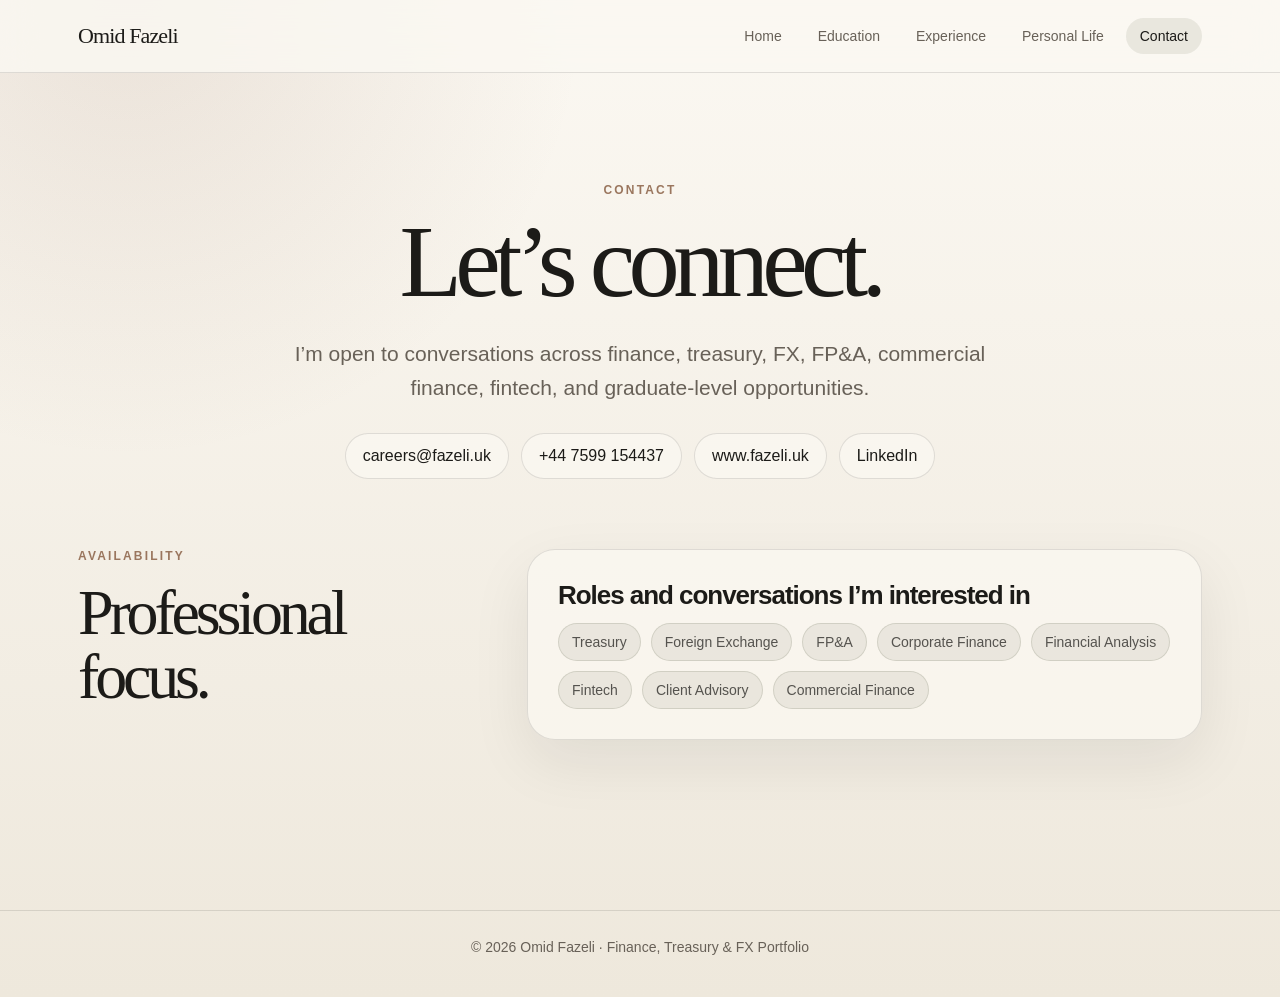
<file: contact.html>
<!DOCTYPE html><html lang="en"><head><meta charset="UTF-8"><meta name="viewport" content="width=device-width, initial-scale=1.0"><title>Contact | Omid Fazeli</title><link rel="stylesheet" href="style.css"></head><body><header class="nav"><div class="nav-inner"><a class="logo" href="index.html">Omid Fazeli</a><nav class="nav-links"><a href="index.html">Home</a><a href="education.html">Education</a><a href="experience.html">Experience</a><a href="personal.html">Personal Life</a><a href="contact.html" class="active">Contact</a></nav></div></header><main class="wrapper"><section class="contact-panel"><p class="eyebrow">Contact</p><h1>Let’s connect.</h1><p class="lead">I’m open to conversations across finance, treasury, FX, FP&A, commercial finance, fintech, and graduate-level opportunities.</p><div class="contact-links"><a href="mailto:careers@fazeli.uk">careers@fazeli.uk</a><a href="tel:+447599154437">+44 7599 154437</a><a href="https://www.fazeli.uk">www.fazeli.uk</a><a href="https://www.linkedin.com/in/omidfazeli/" target="_blank" rel="noopener">LinkedIn</a></div></section><section class="section-grid"><div><p class="eyebrow">Availability</p><h2>Professional focus.</h2></div><div class="card"><h3>Roles and conversations I’m interested in</h3><div class="tags"><span>Treasury</span><span>Foreign Exchange</span><span>FP&A</span><span>Corporate Finance</span><span>Financial Analysis</span><span>Fintech</span><span>Client Advisory</span><span>Commercial Finance</span></div></div></section></main><footer class="footer"><p>© 2026 Omid Fazeli · Finance, Treasury & FX Portfolio</p></footer></body></html>
</file>
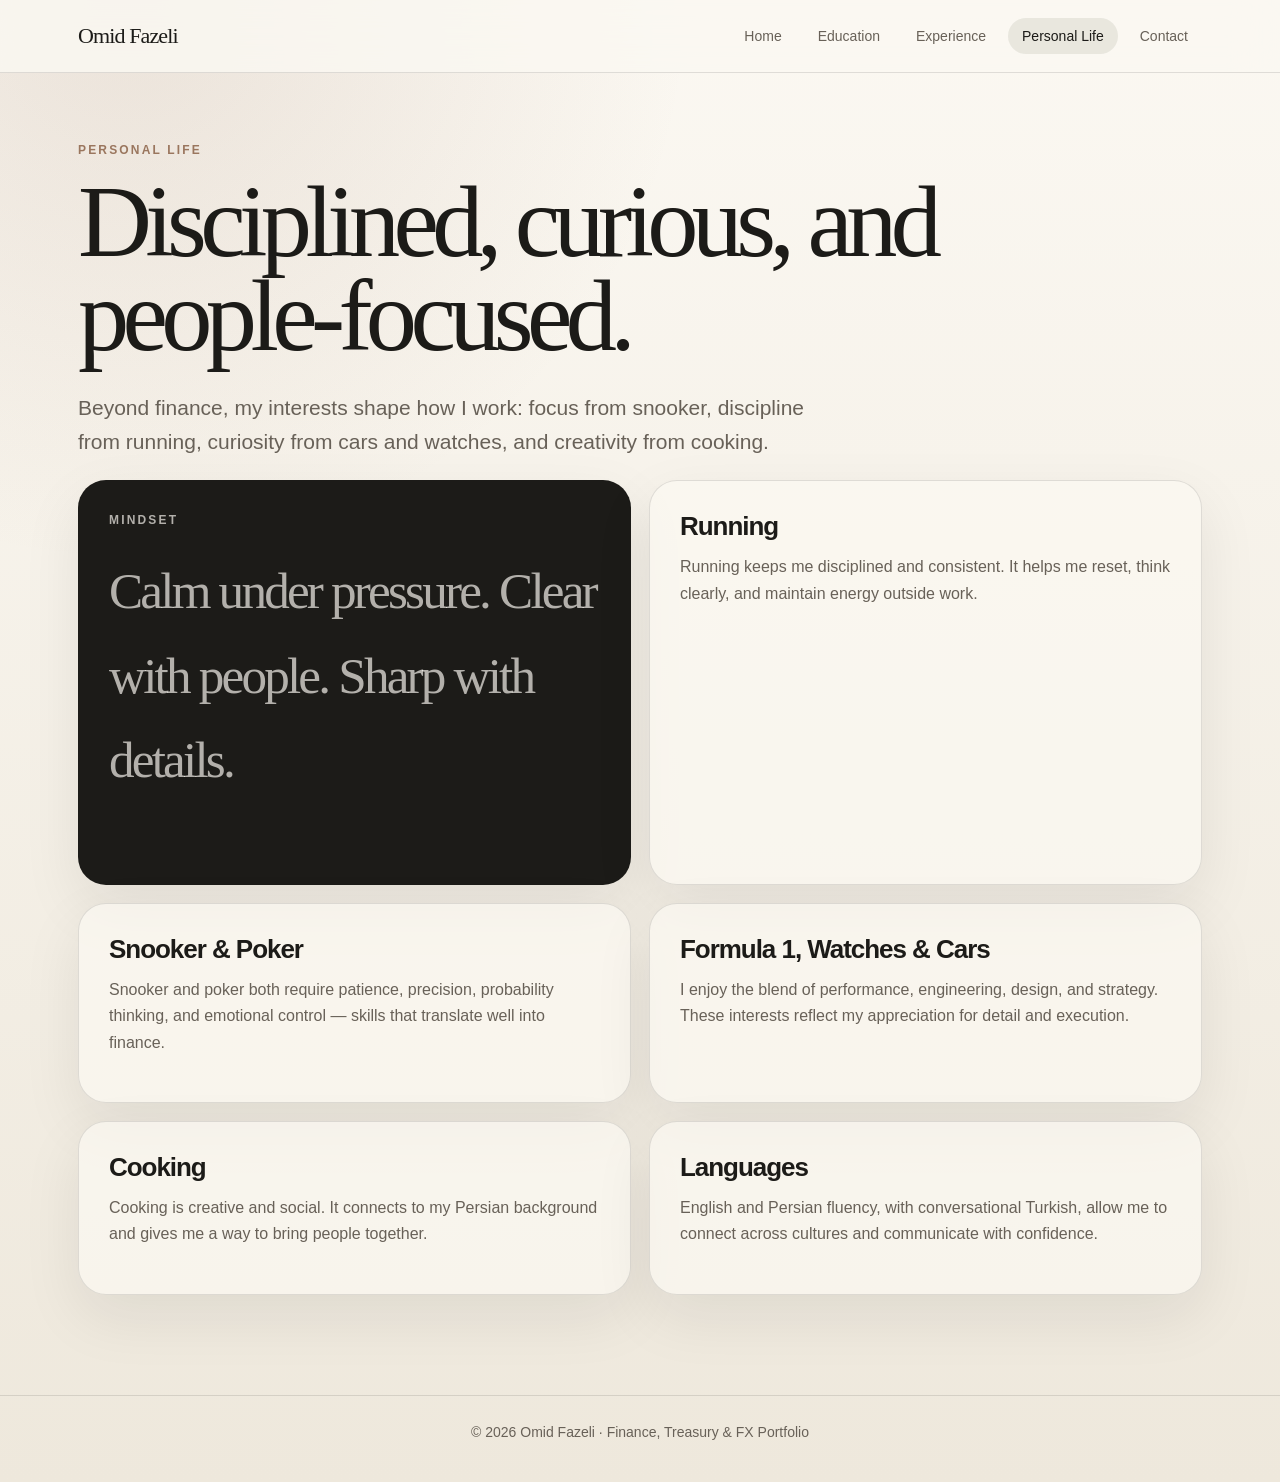
<file: personal.html>
<!DOCTYPE html><html lang="en"><head><meta charset="UTF-8"><meta name="viewport" content="width=device-width, initial-scale=1.0"><title>Personal Life | Omid Fazeli</title><link rel="stylesheet" href="style.css"></head><body><header class="nav"><div class="nav-inner"><a class="logo" href="index.html">Omid Fazeli</a><nav class="nav-links"><a href="index.html">Home</a><a href="education.html">Education</a><a href="experience.html">Experience</a><a href="personal.html" class="active">Personal Life</a><a href="contact.html">Contact</a></nav></div></header><main class="wrapper"><section><p class="eyebrow">Personal Life</p><h1>Disciplined, curious, and people-focused.</h1><p class="lead">Beyond finance, my interests shape how I work: focus from snooker, discipline from running, curiosity from cars and watches, and creativity from cooking.</p></section><section class="personal-grid"><article class="card dark"><p class="eyebrow">Mindset</p><p class="quote">Calm under pressure. Clear with people. Sharp with details.</p></article><article class="card"><h3>Running</h3><p>Running keeps me disciplined and consistent. It helps me reset, think clearly, and maintain energy outside work.</p></article><article class="card"><h3>Snooker & Poker</h3><p>Snooker and poker both require patience, precision, probability thinking, and emotional control — skills that translate well into finance.</p></article><article class="card"><h3>Formula 1, Watches & Cars</h3><p>I enjoy the blend of performance, engineering, design, and strategy. These interests reflect my appreciation for detail and execution.</p></article><article class="card"><h3>Cooking</h3><p>Cooking is creative and social. It connects to my Persian background and gives me a way to bring people together.</p></article><article class="card"><h3>Languages</h3><p>English and Persian fluency, with conversational Turkish, allow me to connect across cultures and communicate with confidence.</p></article></section></main><footer class="footer"><p>© 2026 Omid Fazeli · Finance, Treasury & FX Portfolio</p></footer></body></html>
</file>
<file: style.css>
:root{--sand:#eee8dc;--stone:#d8d0c2;--cream:#fbf8f2;--ink:#1c1b18;--muted:#686158;--olive:#575c45;--clay:#9a765e;--line:rgba(28,27,24,.12);--shadow:0 22px 60px rgba(28,27,24,.08);--radius:28px}*{box-sizing:border-box}html{scroll-behavior:smooth}body{margin:0;background:radial-gradient(circle at 10% 0%,rgba(154,118,94,.16),transparent 30%),linear-gradient(180deg,var(--cream),var(--sand));color:var(--ink);font-family:-apple-system,BlinkMacSystemFont,'SF Pro Display','Segoe UI',Arial,sans-serif}a{color:inherit;text-decoration:none}.nav{position:sticky;top:0;z-index:50;background:rgba(251,248,242,.82);backdrop-filter:blur(22px);border-bottom:1px solid var(--line)}.nav-inner{max-width:1180px;margin:0 auto;padding:18px 28px;display:flex;align-items:center;justify-content:space-between}.logo{font-family:Georgia,'Times New Roman',serif;font-size:22px;letter-spacing:-.04em}.nav-links{display:flex;gap:8px;align-items:center}.nav-links a{color:var(--muted);padding:10px 14px;border-radius:999px;font-size:14px;transition:.2s}.nav-links a:hover,.nav-links a.active{background:rgba(87,92,69,.11);color:var(--ink)}.wrapper{max-width:1180px;margin:0 auto;padding:70px 28px 100px}.hero{min-height:calc(100vh - 80px);display:grid;grid-template-columns:1.25fr .75fr;gap:42px;align-items:center}.eyebrow{color:var(--clay);text-transform:uppercase;letter-spacing:.18em;font-size:12px;font-weight:700;margin:0 0 18px}h1,h2,h3,p{margin-top:0}h1,h2{font-family:Georgia,'Times New Roman',serif;font-weight:400;letter-spacing:-.065em}h1{font-size:clamp(58px,8vw,112px);line-height:.92;margin-bottom:28px}h2{font-size:clamp(42px,5vw,76px);line-height:1;margin-bottom:22px}h3{font-size:26px;letter-spacing:-.04em;margin-bottom:12px}.lead{color:var(--muted);font-size:21px;line-height:1.62;max-width:760px}.actions{display:flex;gap:12px;flex-wrap:wrap;margin-top:34px}.button{display:inline-flex;align-items:center;justify-content:center;border-radius:999px;padding:14px 20px;font-weight:600;font-size:14px;border:1px solid var(--line);transition:.2s}.button.primary{background:var(--ink);color:var(--cream)}.button.secondary{background:rgba(251,248,242,.58)}.button:hover{transform:translateY(-2px)}.hero-card{background:var(--ink);color:var(--cream);border-radius:42px;min-height:520px;padding:42px;display:flex;flex-direction:column;justify-content:flex-end;position:relative;overflow:hidden;box-shadow:var(--shadow)}.hero-card:before{content:"";position:absolute;inset:0;background:radial-gradient(circle at top right,rgba(154,118,94,.45),transparent 32%),radial-gradient(circle at bottom left,rgba(87,92,69,.45),transparent 34%)}.hero-card>*{position:relative}.monogram{width:108px;height:108px;border-radius:50%;border:1px solid rgba(251,248,242,.18);background:rgba(251,248,242,.08);display:grid;place-items:center;font-family:Georgia,'Times New Roman',serif;font-size:36px;margin-bottom:34px}.hero-card p{color:rgba(251,248,242,.66);line-height:1.55}

.profile-photo {
    width: 108px;
    height: 108px;
    border-radius: 50%;
    object-fit: cover;
    object-position: center 25%;
    margin-bottom: 34px;
    border: 1px solid rgba(251,248,242,.18);
    box-shadow: 0 10px 30px rgba(0,0,0,.18);
}

.fact-row{display:flex;flex-wrap:wrap;gap:8px;margin-top:24px}.fact-row span{color:rgba(251,248,242,.78);background:rgba(251,248,242,.09);border:1px solid rgba(251,248,242,.1);border-radius:999px;padding:8px 12px;font-size:13px}.section-grid{display:grid;grid-template-columns:.75fr 1.25fr;gap:44px;align-items:start;margin:70px 0}.card{background:rgba(251,248,242,.72);border:1px solid var(--line);border-radius:var(--radius);padding:30px;box-shadow:var(--shadow)}.card.dark{background:var(--ink);color:var(--cream)}.card.dark p,.card.dark li{color:rgba(251,248,242,.68)}.stack{display:grid;gap:16px}.timeline{display:grid;gap:14px}.timeline-card{background:rgba(251,248,242,.74);border:1px solid var(--line);border-radius:var(--radius);padding:28px;box-shadow:var(--shadow)}

.education-photo{
    display:block;
    width:100%;
    max-height:520px;
    object-fit:cover;
    border-radius:20px;
    margin:22px 0 24px;
    border:1px solid var(--line);
    box-shadow:0 12px 32px rgba(28,27,24,.08);
}

.experience-photo{
    display:block;
    width:280px;
    height:190px;
    object-fit:cover;
    border-radius:14px;
    margin:18px 0 22px;
    border:1px solid var(--line);
    box-shadow:0 8px 24px rgba(28,27,24,.08);
}

.experience-gallery{
    display:flex;
    gap:14px;
    margin:18px 0 22px;
    flex-wrap:wrap;
}

.experience-gallery .experience-photo{
    width:220px;
    height:350px;
    margin:0;
}

.timeline-card small{color:var(--clay);display:block;font-weight:700;letter-spacing:.08em;text-transform:uppercase;margin-bottom:9px}.timeline-card p,.card p,.timeline-card li,.card li{color:var(--muted);line-height:1.65}ul{padding-left:20px;margin-bottom:0}.feature-grid{display:grid;grid-template-columns:repeat(3,1fr);gap:18px;margin-top:34px}.feature{min-height:240px;padding:26px;border-radius:var(--radius);background:rgba(251,248,242,.72);border:1px solid var(--line);box-shadow:var(--shadow);display:flex;flex-direction:column;justify-content:space-between}.feature strong{font-family:Georgia,'Times New Roman',serif;font-size:38px;font-weight:400;letter-spacing:-.05em}.tags{display:flex;flex-wrap:wrap;gap:10px}.tags span{border:1px solid rgba(87,92,69,.17);background:rgba(87,92,69,.09);color:rgba(28,27,24,.72);border-radius:999px;padding:10px 13px;font-size:14px}.contact-panel{max-width:760px;margin:40px auto 0;text-align:center}.contact-links{display:flex;flex-wrap:wrap;justify-content:center;gap:12px;margin-top:28px}.contact-links a{border-radius:999px;padding:13px 17px;background:rgba(251,248,242,.72);border:1px solid var(--line)}.personal-grid{display:grid;grid-template-columns:1fr 1fr;gap:18px}.quote{font-family:Georgia,'Times New Roman',serif;font-size:clamp(34px,4vw,58px);line-height:1.05;letter-spacing:-.055em;color:var(--ink)}.footer{border-top:1px solid var(--line);padding:28px;color:var(--muted);text-align:center;font-size:14px}@media(max-width:860px){.nav-inner{align-items:flex-start;gap:14px;flex-direction:column}.nav-links{overflow-x:auto;width:100%;padding-bottom:2px}.hero,.section-grid,.personal-grid{grid-template-columns:1fr}.hero{min-height:auto}.hero-card{min-height:400px}.feature-grid{grid-template-columns:1fr}.wrapper{padding-top:46px}}
</file>
